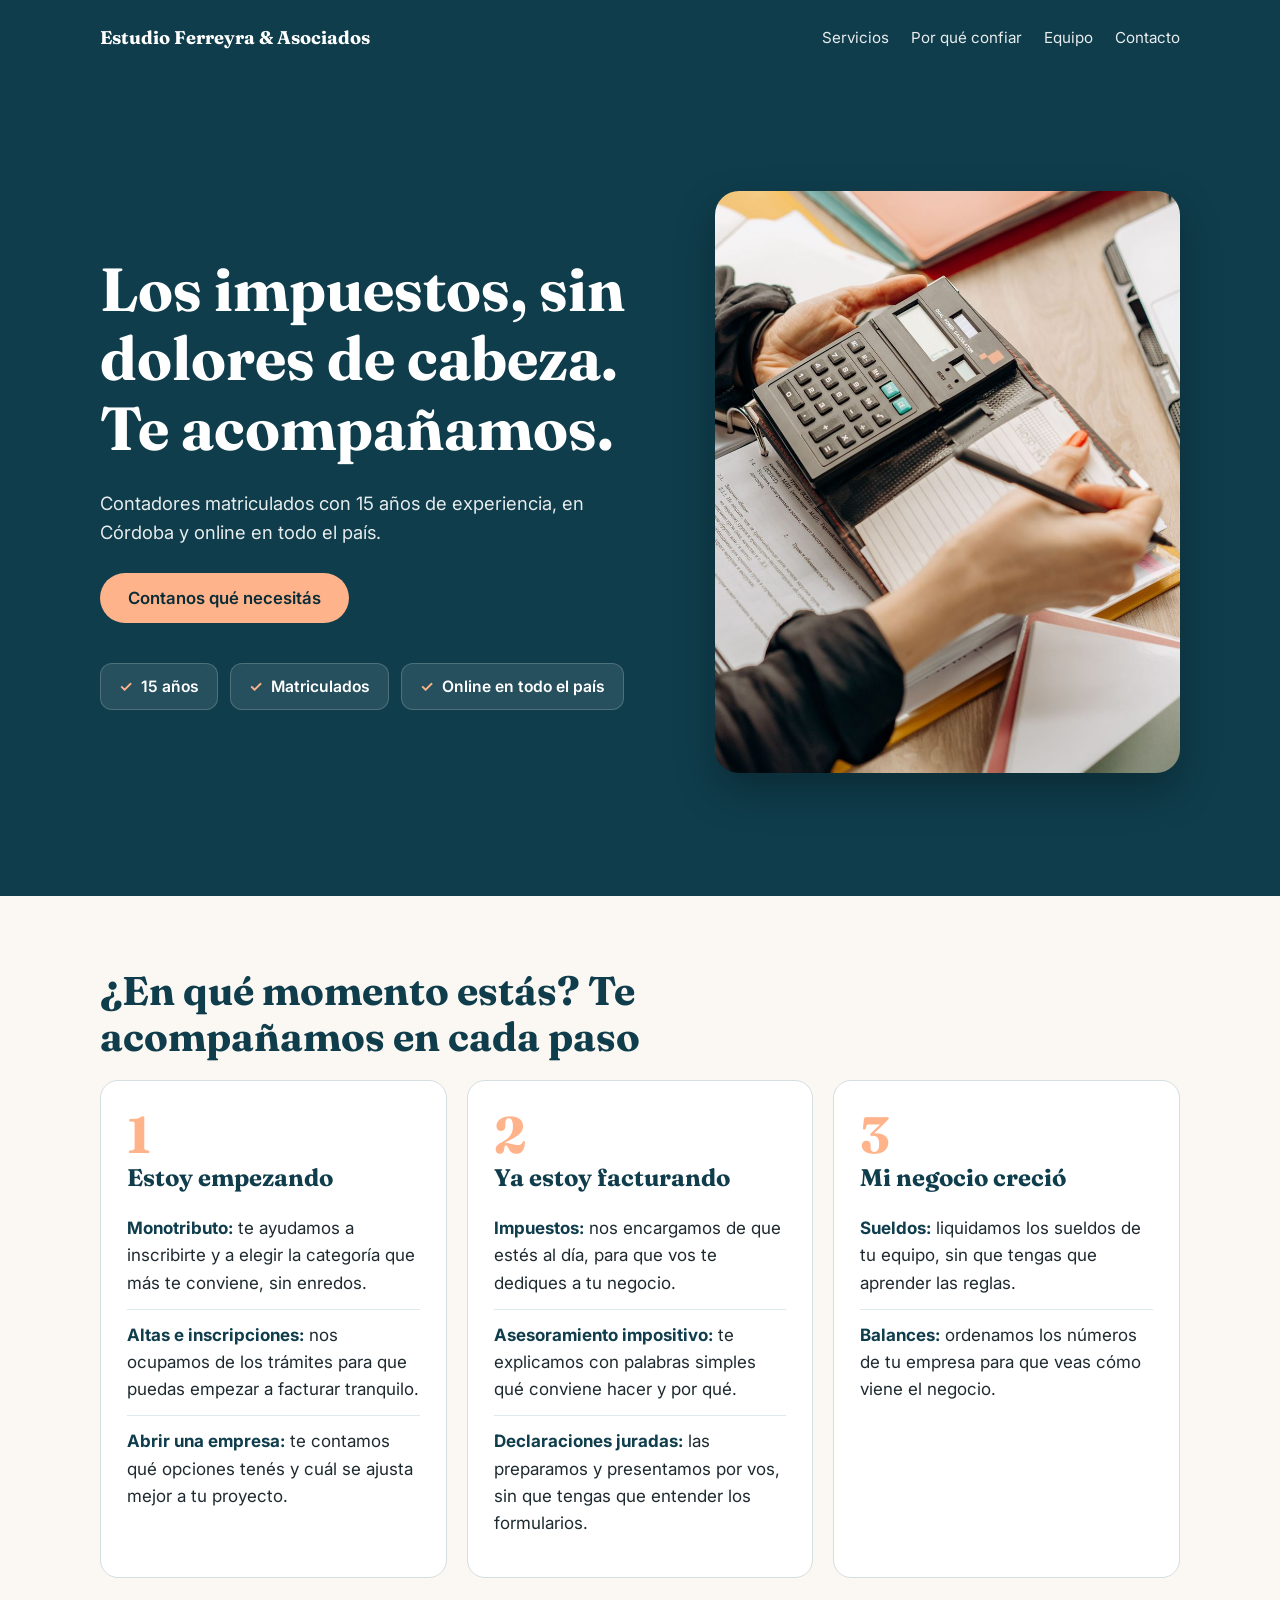
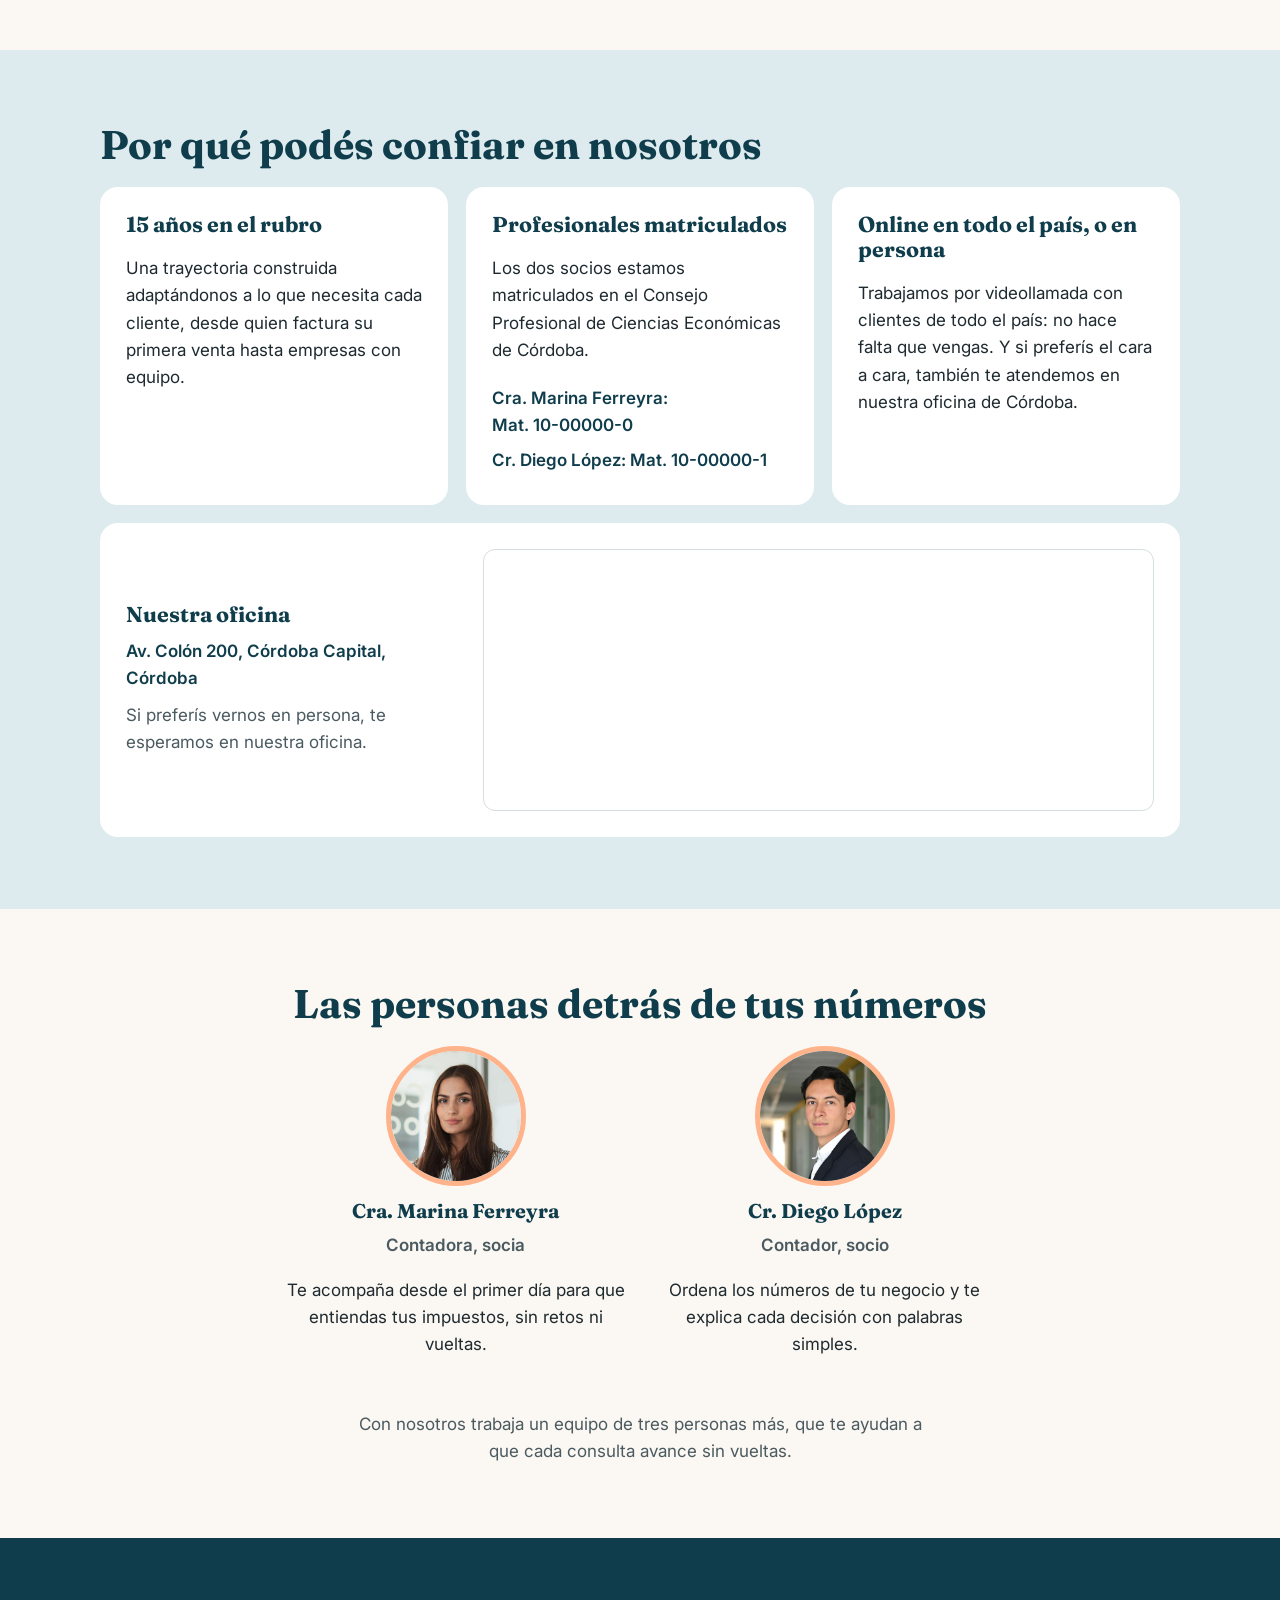
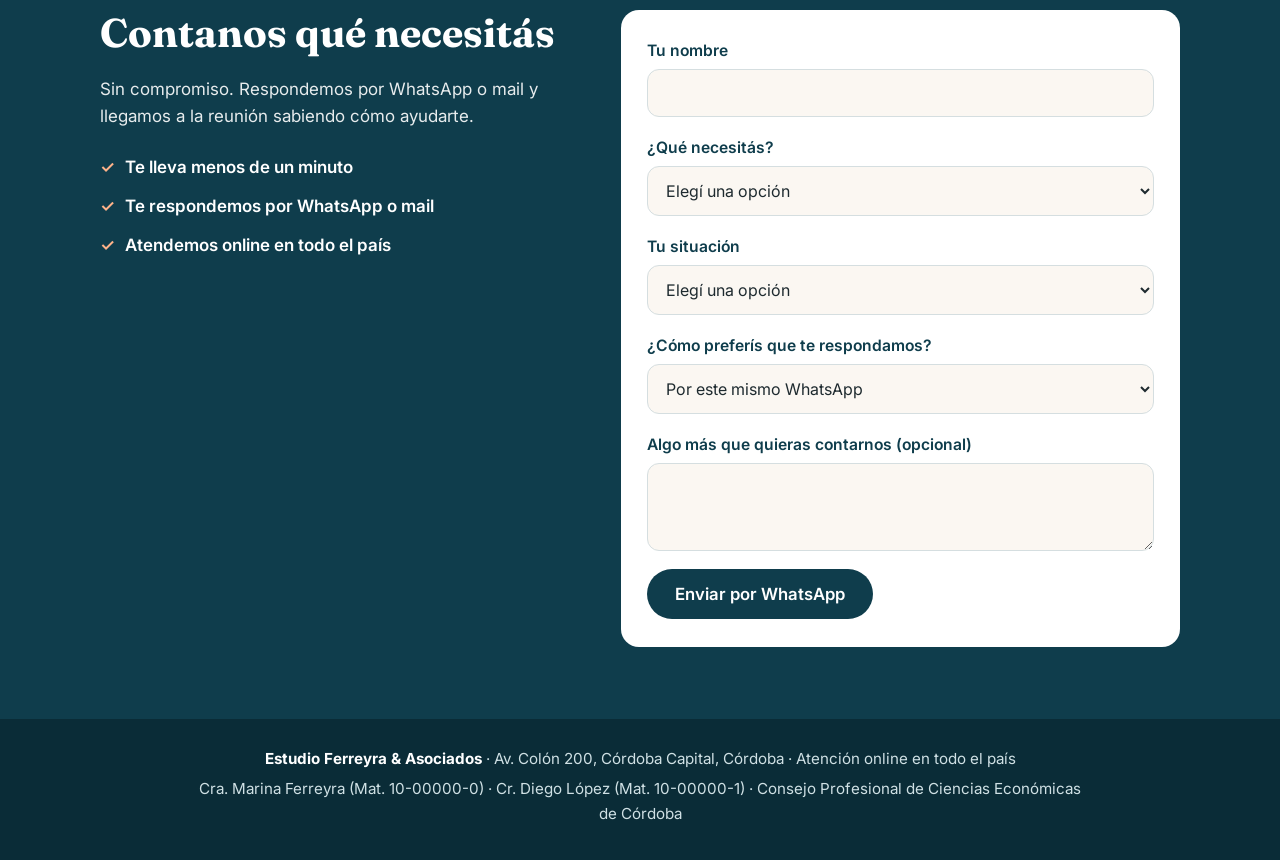
<file: web-ferreyra/index.html>
<!DOCTYPE html>
<html lang="es-AR">
<head>
  <meta charset="UTF-8">
  <meta name="viewport" content="width=device-width, initial-scale=1">
  <title>Estudio Ferreyra &amp; Asociados</title>
  <meta name="description" content="Estudio contable en Córdoba con 15 años de experiencia. Contadores matriculados que te acompañan con monotributo, impuestos, sueldos y balances. Atención online en todo el país.">
  <link rel="icon" href="favicon.svg" type="image/svg+xml">
  <meta property="og:type" content="website">
  <meta property="og:locale" content="es_AR">
  <meta property="og:title" content="Estudio Ferreyra &amp; Asociados: los impuestos, sin dolores de cabeza">
  <meta property="og:description" content="Contadores matriculados con 15 años de experiencia, en Córdoba y online en todo el país. Te acompañamos.">
  <!-- URL del deploy en Vercel -->
  <meta property="og:url" content="https://web-ferreyra-asociados.vercel.app/">
  <meta property="og:image" content="https://web-ferreyra-asociados.vercel.app/img/og-ferreyra.jpg">
  <meta property="og:image:width" content="1200">
  <meta property="og:image:height" content="630">
  <meta property="og:image:alt" content="Estudio Ferreyra &amp; Asociados: los impuestos, sin dolores de cabeza. Te acompañamos.">
  <meta name="twitter:card" content="summary_large_image">
  <meta name="theme-color" content="#0F3D4C">
  <link rel="preconnect" href="https://fonts.googleapis.com">
  <link rel="preconnect" href="https://fonts.gstatic.com" crossorigin>
  <link rel="stylesheet" href="https://fonts.googleapis.com/css2?family=Fraunces:wght@600;700&family=Inter:wght@400;600&display=swap">
  <link rel="stylesheet" href="styles.css">
</head>
<body>

  <!-- ESQUELETO: solo estructura. Textos, estilos y datos finales vienen en los pasos siguientes. -->

  <header id="inicio">
    <nav aria-label="Principal">
      <a href="#inicio">Estudio Ferreyra &amp; Asociados</a>
      <button type="button" class="menu-boton" aria-expanded="false" aria-controls="menu-principal" aria-label="Abrir el menú">
        <span></span><span></span>
      </button>
      <ul id="menu-principal">
        <li><a href="#servicios">Servicios</a></li>
        <li><a href="#confianza">Por qué confiar</a></li>
        <li><a href="#equipo">Equipo</a></li>
        <li><a href="#contacto">Contacto</a></li>
      </ul>
    </nav>
  </header>

  <main>

    <!-- 1. Hero: confianza rápida (años, matrículas, online) + cercanía + botón de contacto -->
    <section id="hero">
      <div class="hero-texto">
        <h1>Los impuestos, sin dolores de cabeza. Te acompañamos.</h1>
        <p>Contadores matriculados con 15 años de experiencia, en Córdoba y online en todo el país.</p>
        <a href="#contacto">Contanos qué necesitás</a>
        <ul>
          <li>15 años</li>
          <li>Matriculados</li>
          <li>Online en todo el país</li>
        </ul>
      </div>
      <figure class="hero-foto">
        <img src="img/hero-escritorio.jpg" width="900" height="1125" alt="Manos de una contadora con una calculadora y una carpeta de documentos sobre un escritorio" fetchpriority="high">
      </figure>
    </section>

    <!-- 2. Servicios agrupados por momento del emprendedor -->
    <section id="servicios">
      <h2>¿En qué momento estás? Te acompañamos en cada paso</h2>
      <article>
        <h3>Estoy empezando</h3>
        <ul>
          <li><strong>Monotributo:</strong> te ayudamos a inscribirte y a elegir la categoría que más te conviene, sin enredos.</li>
          <li><strong>Altas e inscripciones:</strong> nos ocupamos de los trámites para que puedas empezar a facturar tranquilo.</li>
          <li><strong>Abrir una empresa:</strong> te contamos qué opciones tenés y cuál se ajusta mejor a tu proyecto.</li>
        </ul>
      </article>
      <article>
        <h3>Ya estoy facturando</h3>
        <ul>
          <li><strong>Impuestos:</strong> nos encargamos de que estés al día, para que vos te dediques a tu negocio.</li>
          <li><strong>Asesoramiento impositivo:</strong> te explicamos con palabras simples qué conviene hacer y por qué.</li>
          <li><strong>Declaraciones juradas:</strong> las preparamos y presentamos por vos, sin que tengas que entender los formularios.</li>
        </ul>
      </article>
      <article>
        <h3>Mi negocio creció</h3>
        <ul>
          <li><strong>Sueldos:</strong> liquidamos los sueldos de tu equipo, sin que tengas que aprender las reglas.</li>
          <li><strong>Balances:</strong> ordenamos los números de tu empresa para que veas cómo viene el negocio.</li>
        </ul>
      </article>
    </section>

    <!-- 3. Confianza: matrículas, experiencia, modalidad online/presencial, dirección -->
    <section id="confianza">
      <h2>Por qué podés confiar en nosotros</h2>
      <article>
        <h3>15 años en el rubro</h3>
        <p>Una trayectoria construida adaptándonos a lo que necesita cada cliente, desde quien factura su primera venta hasta empresas con equipo.</p>
      </article>
      <article>
        <h3>Profesionales matriculados</h3>
        <p>Los dos socios estamos matriculados en el Consejo Profesional de Ciencias Económicas de Córdoba.</p>
        <ul>
          <li>Cra. Marina Ferreyra: <span class="mat">Mat. 10-00000-0</span></li>
          <li>Cr. Diego López: <span class="mat">Mat. 10-00000-1</span></li>
        </ul>
      </article>
      <article>
        <h3>Online en todo el país, o en persona</h3>
        <p>Trabajamos por videollamada con clientes de todo el país: no hace falta que vengas. Y si preferís el cara a cara, también te atendemos en nuestra oficina de Córdoba.</p>
      </article>
      <div class="ubicacion">
        <div>
          <h3>Nuestra oficina</h3>
          <address>Av. Colón 200, Córdoba Capital, Córdoba</address>
          <p>Si preferís vernos en persona, te esperamos en nuestra oficina.</p>
        </div>
        <div class="mapa">
          <iframe loading="lazy" referrerpolicy="no-referrer-when-downgrade" title="Ubicación de la oficina en el mapa"
            src="https://maps.google.com/maps?q=Av.%20Col%C3%B3n%20200%2C%20C%C3%B3rdoba%20Capital%2C%20C%C3%B3rdoba%2C%20Argentina&z=16&output=embed"></iframe>
        </div>
      </div>
    </section>

    <!-- 4. Equipo: dos socios + 3 personas (placeholders, sin fotos reales) -->
    <section id="equipo">
      <h2>Las personas detrás de tus números</h2>
      <article>
        <img class="avatar" src="img/marina.jpg" width="400" height="400" alt="Retrato de la Cra. Marina Ferreyra" loading="lazy">
        <h3>Cra. Marina Ferreyra</h3>
        <p class="cargo">Contadora, socia</p>
        <p>Te acompaña desde el primer día para que entiendas tus impuestos, sin retos ni vueltas.</p>
      </article>
      <article>
        <img class="avatar" src="img/diego.jpg" width="400" height="400" alt="Retrato del Cr. Diego López" loading="lazy">
        <h3>Cr. Diego López</h3>
        <p class="cargo">Contador, socio</p>
        <p>Ordena los números de tu negocio y te explica cada decisión con palabras simples.</p>
      </article>
      <p>Con nosotros trabaja un equipo de tres personas más, que te ayudan a que cada consulta avance sin vueltas.</p>
    </section>

    <!-- 5. Contacto: formulario que arma el mensaje estructurado y lo envía a WhatsApp o por mail -->
    <section id="contacto">
      <div class="contacto-texto">
        <h2>Contanos qué necesitás</h2>
        <p>Sin compromiso. Respondemos por WhatsApp o mail y llegamos a la reunión sabiendo cómo ayudarte.</p>
        <ul>
          <li>Te lleva menos de un minuto</li>
          <li>Te respondemos por WhatsApp o mail</li>
          <li>Atendemos online en todo el país</li>
        </ul>
      </div>
      <form id="form-consulta">
        <label>Tu nombre
          <input type="text" name="nombre" autocomplete="given-name" required>
        </label>
        <label>¿Qué necesitás?
          <select name="necesidad" required>
            <option value="" selected disabled>Elegí una opción</option>
            <option>Darme de alta</option>
            <option>Monotributo</option>
            <option>Impuestos y declaraciones</option>
            <option>Sueldos</option>
            <option>Balances</option>
            <option>Abrir una empresa</option>
            <option>No sé por dónde empezar</option>
            <option>Otro</option>
          </select>
        </label>
        <label>Tu situación
          <select name="situacion" required>
            <option value="" selected disabled>Elegí una opción</option>
            <option>Todavía no empecé</option>
            <option>Soy monotributista</option>
            <option>Tengo una pyme o sociedad</option>
            <option>Otra</option>
          </select>
        </label>
        <label>¿Cómo preferís que te respondamos?
          <select name="contacto" required>
            <option>Por este mismo WhatsApp</option>
            <option>Por llamada</option>
            <option>Por videollamada</option>
            <option>Por mail</option>
          </select>
        </label>
        <label id="campo-mail" hidden>Tu mail
          <input type="email" name="mail" autocomplete="email">
        </label>
        <label>Algo más que quieras contarnos (opcional)
          <textarea name="mensaje" rows="3"></textarea>
        </label>
        <button type="submit" id="boton-envio">Enviar por WhatsApp</button>
      </form>
    </section>

  </main>

  <footer>
    <p><strong>Estudio Ferreyra &amp; Asociados</strong> · Av. Colón 200, Córdoba Capital, Córdoba · Atención online en todo el país</p>
    <p>Cra. Marina Ferreyra (Mat. 10-00000-0) · Cr. Diego López (Mat. 10-00000-1) · Consejo Profesional de Ciencias Económicas de Córdoba</p>
  </footer>

  <script src="script.js"></script>
</body>
</html>
</file>
<file: web-ferreyra/styles.css>
:root {
  --petroleo: #0F3D4C;
  --petroleo-oscuro: #0A2C37;
  --durazno: #FFB38A;
  --hueso: #FBF7F2;
  --tinte: #DDEBEE;
  --texto: #1E2A2F;
  --texto-suave: #4A5A60;
  --borde: #D5DEE0;
  --radio: 18px;
  --titulos: "Fraunces", Georgia, serif;
  --cuerpo: "Inter", system-ui, sans-serif;
}

*, *::before, *::after { box-sizing: border-box; }
html { scroll-behavior: smooth; }
body {
  margin: 0;
  font-family: var(--cuerpo);
  font-size: 1.0625rem;
  line-height: 1.6;
  color: var(--texto);
  background: var(--hueso);
}
img { max-width: 100%; height: auto; }
h1, h2, h3 { font-family: var(--titulos); line-height: 1.15; margin: 0 0 .5em; color: var(--petroleo); }
ul { padding: 0; margin: 0; list-style: none; }
a { color: inherit; }

main > section, #hero {
  padding-left: max(20px, calc((100% - 1080px) / 2));
  padding-right: max(20px, calc((100% - 1080px) / 2));
}
main > section { padding-top: 72px; padding-bottom: 72px; }
main > section > h2 { font-size: clamp(1.75rem, 4vw, 2.5rem); margin-bottom: 1.2rem; }

/* Menú + hero (continuo, fondo petróleo) */
header { background: var(--petroleo); color: #fff; }
nav {
  display: flex; flex-wrap: wrap; align-items: center; justify-content: space-between;
  gap: 8px 24px; max-width: 1120px; margin: 0 auto; padding: 18px 20px;
}
nav > a { font-family: var(--titulos); font-weight: 700; font-size: 1.15rem; text-decoration: none; color: #fff; margin: 0; }
nav ul { display: flex; flex-wrap: wrap; gap: 4px 22px; margin: 0; }
nav ul a { text-decoration: none; font-size: .95rem; opacity: .9; padding: 8px 0; display: inline-block; }
nav ul a:hover { opacity: 1; text-decoration: underline; text-underline-offset: 4px; }

.menu-boton { display: none; }

/* El menú mide ~80 px: menú + hero ocupan juntos el alto de la pantalla */
#hero {
  background: var(--petroleo); color: #fff; padding-top: 56px; padding-bottom: 64px;
  min-height: calc(100vh - 80px); min-height: calc(100svh - 80px);
  display: grid; gap: 32px; align-content: center; align-items: center;
}
.hero-foto { margin: 0; }
.hero-foto img {
  display: block; width: 100%; height: 220px; object-fit: cover; object-position: 60% 40%;
  border-radius: 24px; box-shadow: 0 18px 40px rgba(0,0,0,.28);
}
#hero h1 { color: #fff; font-size: clamp(2.2rem, 6vw, 3.8rem); max-width: 18ch; margin-bottom: .4em; }
#hero p { font-size: 1.15rem; max-width: 46ch; opacity: .9; margin-bottom: 1.6rem; }
.btn, #hero .hero-texto > a, form button {
  display: inline-block; background: var(--durazno); color: var(--petroleo-oscuro);
  font: 600 1.05rem var(--cuerpo); padding: 15px 28px; border: 0; border-radius: 999px;
  text-decoration: none; cursor: pointer; transition: transform .15s, background .15s;
}
#hero .hero-texto > a:hover, form button:hover { background: #ffc4a3; transform: translateY(-2px); }
#hero ul { display: flex; flex-wrap: wrap; gap: 12px; margin-top: 40px; }
#hero li {
  background: rgba(255,255,255,.1); border: 1px solid rgba(255,255,255,.18);
  border-radius: 12px; padding: 10px 18px; font-weight: 600; font-size: .98rem;
}
#hero li::before { content: "\2713"; color: var(--durazno); margin-right: 8px; }

/* Servicios: tarjetas con número */
#servicios { background: var(--hueso); counter-reset: momento; }
#servicios > h2 { max-width: 20ch; }
#servicios { display: block; }
#servicios > article {
  counter-increment: momento;
  background: #fff; border: 1px solid var(--borde); border-radius: var(--radio);
  padding: 28px 26px; margin-bottom: 20px; position: relative;
}
#servicios > article::before {
  content: counter(momento);
  font: 700 3.2rem/1 var(--titulos); color: var(--durazno);
  display: block; margin-bottom: 4px;
}
#servicios h3 { font-size: 1.5rem; }
#servicios li { padding: 12px 0; border-top: 1px solid var(--tinte); }
#servicios li:first-child { border-top: 0; }
#servicios strong { color: var(--petroleo); }

/* Confianza */
#confianza { background: var(--tinte); }
#confianza > article {
  background: #fff; border-radius: var(--radio); padding: 26px; margin-bottom: 18px;
}
#confianza h3 { font-size: 1.35rem; }
#confianza li { font-weight: 600; color: var(--petroleo); padding: 4px 0; }
.ubicacion {
  background: #fff; border-radius: var(--radio); padding: 26px;
  display: grid; gap: 22px; align-items: center; margin-top: 18px;
}
.mat { white-space: nowrap; }
.ubicacion h3 { font-size: 1.35rem; }
.ubicacion p { margin: .6rem 0 0; color: var(--texto-suave); }
.mapa { border-radius: 12px; overflow: hidden; border: 1px solid var(--borde); }
.mapa iframe { display: block; width: 100%; height: 260px; border: 0; }
address { font-style: normal; font-weight: 600; color: var(--petroleo); }

/* Equipo */
#equipo { background: var(--hueso); text-align: center; }
#equipo article {
  display: inline-block; vertical-align: top; width: min(100%, 340px);
  margin: 0 12px 28px; text-align: center;
}
.avatar {
  width: 140px; height: 140px; border-radius: 50%; object-fit: cover;
  background: var(--petroleo); border: 5px solid var(--durazno);
  display: block; margin: 0 auto 14px;
}
.cargo { font-weight: 600; color: var(--texto-suave); margin: 0 0 .5rem; }
#equipo > p:last-child { max-width: 52ch; margin: 8px auto 0; color: var(--texto-suave); }

/* Contacto */
#contacto { background: var(--petroleo); color: #fff; }
#contacto { display: grid; gap: 32px; align-items: start; }
#contacto h2 { color: #fff; font-size: clamp(1.75rem, 4vw, 2.5rem); }
.contacto-texto p { opacity: .9; max-width: 40ch; }
.contacto-texto ul { margin-top: 24px; display: grid; gap: 12px; }
.contacto-texto li { font-weight: 600; }
.contacto-texto li::before { content: "\2713"; color: var(--durazno); margin-right: 10px; }
form {
  background: #fff; color: var(--texto); border-radius: var(--radio);
  padding: 28px 26px; display: grid; gap: 18px;
}
label { display: grid; gap: 6px; font-weight: 600; font-size: .98rem; color: var(--petroleo); }
label[hidden] { display: none; }
input, select, textarea {
  font: 400 1rem var(--cuerpo); color: var(--texto);
  padding: 13px 14px; border: 1.5px solid var(--borde); border-radius: 12px; background: var(--hueso);
  width: 100%;
}
input:focus, select:focus, textarea:focus { outline: 3px solid var(--durazno); border-color: var(--petroleo); }
form button { background: var(--petroleo); color: #fff; justify-self: start; }
form button:hover { background: var(--petroleo-oscuro); }

footer { background: var(--petroleo-oscuro); color: #cfe0e4; padding: 28px 20px; text-align: center; font-size: .95rem; }
footer p { margin: 0 auto 6px; max-width: 900px; }
footer strong { color: #fff; }

:focus-visible { outline: 3px solid var(--durazno); outline-offset: 3px; }

/* Menú de celular: hamburguesa con desplegable (solo si hay JS; sin JS queda la lista visible) */
@media (max-width: 859px) {
  nav { position: relative; column-gap: 12px; }
  nav > a { flex: 1 1 0; min-width: 0; font-size: 1.05rem; }
  nav.con-js .menu-boton {
    display: flex; flex-direction: column; justify-content: center; align-items: flex-end; gap: 7px;
    flex: 0 0 auto; width: 44px; height: 44px; padding: 0 8px; background: transparent;
    border: 0; cursor: pointer;
  }
  .menu-boton span { display: block; height: 1.5px; width: 26px; background: #fff; border-radius: 2px; transition: transform .2s, width .2s; }
  .menu-boton span:nth-child(2) { width: 17px; }
  nav.abierto .menu-boton span:nth-child(1) { transform: translateY(4.25px) rotate(45deg); }
  nav.abierto .menu-boton span:nth-child(2) { width: 26px; transform: translateY(-4.25px) rotate(-45deg); }
  nav.con-js ul { display: none; flex-direction: column; width: 100%; gap: 0; padding-top: 6px; border-top: 1px solid rgba(255,255,255,.18); }
  nav.con-js.abierto ul { display: flex; }
  nav.con-js ul a { display: block; padding: 14px 4px; font-size: 1.1rem; opacity: 1; border-bottom: 1px solid rgba(255,255,255,.1); }
  nav.con-js ul li:last-child a { border-bottom: 0; color: var(--durazno); font-weight: 600; }
}

@media (min-width: 860px) {
  #servicios { display: grid; grid-template-columns: repeat(3, 1fr); column-gap: 20px; }
  #servicios > h2 { grid-column: 1 / -1; }
  #servicios > article { margin-bottom: 0; }
  #confianza { display: grid; grid-template-columns: repeat(3, 1fr); column-gap: 18px; }
  #confianza > h2 { grid-column: 1 / -1; }
  #confianza > article { margin-bottom: 0; }
  #hero { grid-template-columns: 1.2fr 1fr; column-gap: 56px; }
  .hero-foto img { height: auto; max-height: calc(100svh - 80px - 130px); aspect-ratio: 4 / 5; margin-left: auto; width: auto; max-width: 100%; }
  #contacto { grid-template-columns: 1fr 1.2fr; column-gap: 56px; }
  #confianza > .ubicacion { grid-column: 1 / -1; grid-template-columns: 1fr 2fr; }
}
</file>
